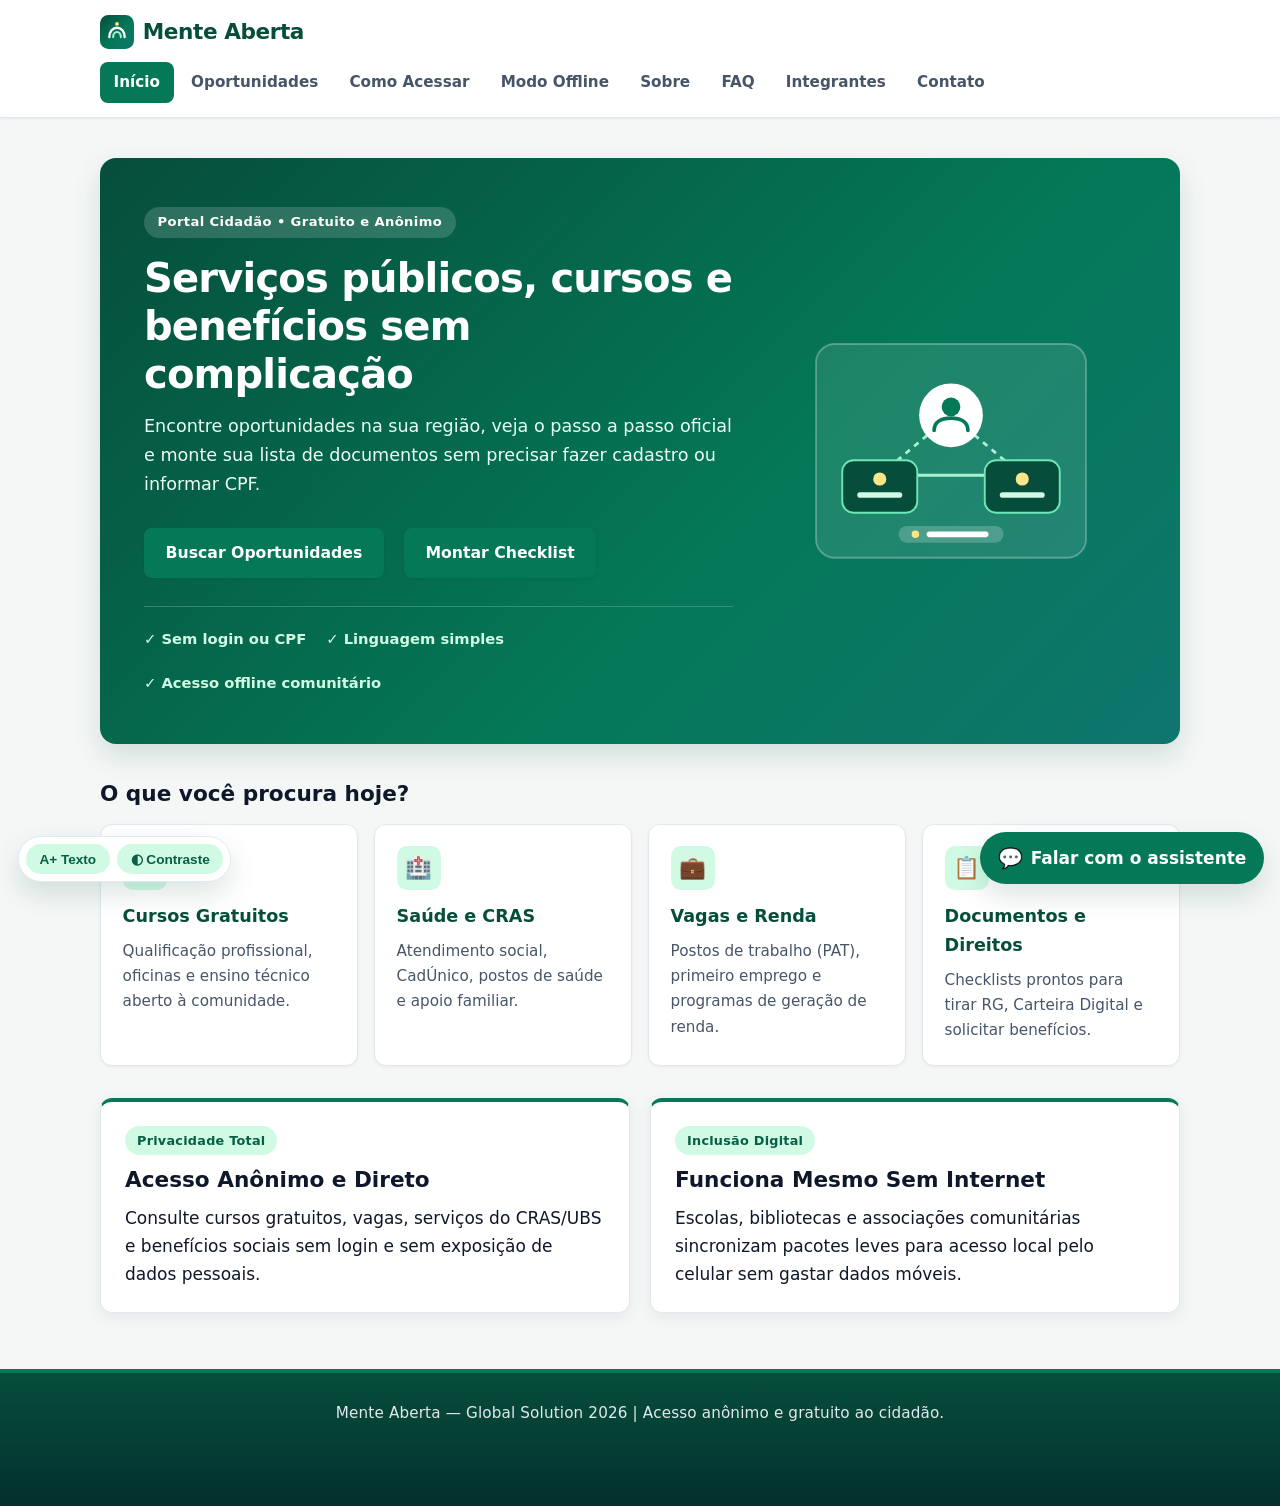
<file: index.html>
<!DOCTYPE html>
<html lang="pt-BR">
<head>
  <meta charset="UTF-8">
  <meta name="viewport" content="width=device-width, initial-scale=1.0">
  <title>Mente Aberta | Guia de Serviços Públicos e Oportunidades</title>
  <link rel="icon" type="image/svg+xml" href="assets/img/logo.svg">
<link rel="stylesheet" href="css/style.css">
</head>
<body>
  <a href="#conteudo-principal" class="skip-link">Pular para o conteúdo principal</a>

  <header class="cabecalho">
    <div class="container cabecalho-conteudo">
      <a href="index.html" class="logo"><img src="assets/img/logo.svg" alt="" class="logo-icone"><span>Mente Aberta</span></a>
      <button type="button" id="btn-menu" class="btn-menu" aria-expanded="false" aria-controls="menu-principal">
        Menu
      </button>
      <nav id="menu-principal" class="menu-principal" aria-label="Navegação principal">
        <ul class="menu-lista">
          <li><a href="index.html" aria-current="page">Início</a></li>
          <li><a href="oportunidades.html">Oportunidades</a></li>
          <li><a href="como-acessar.html">Como Acessar</a></li>
          <li><a href="modo-offline.html">Modo Offline</a></li>
          <li><a href="sobre.html">Sobre</a></li>
          <li><a href="faq.html">FAQ</a></li>
          <li><a href="integrantes.html">Integrantes</a></li>
          <li><a href="contato.html">Contato</a></li>
        </ul>
      </nav>
    </div>
  </header>

  <main id="conteudo-principal" class="container">
    <section class="hero">
      <div class="hero-texto">
        <span class="hero-selo">Portal Cidadão • Gratuito e Anônimo</span>
        <h1>Serviços públicos, cursos e benefícios sem complicação</h1>
        <p>Encontre oportunidades na sua região, veja o passo a passo oficial e monte sua lista de documentos sem precisar fazer cadastro ou informar CPF.</p>
        <div class="hero-acoes">
          <a href="oportunidades.html" class="btn btn-claro">Buscar Oportunidades</a>
          <a href="como-acessar.html" class="btn btn-contorno">Montar Checklist</a>
        </div>
        <div class="hero-destaques">
          <span>✓ Sem login ou CPF</span>
          <span>✓ Linguagem simples</span>
          <span>✓ Acesso offline comunitário</span>
        </div>
      </div>

      <div class="hero-ilustracao" aria-hidden="true">
        <svg viewBox="0 0 320 260" width="320" height="260" fill="none" xmlns="http://www.w3.org/2000/svg">
          <rect x="16" y="16" width="288" height="228" rx="20" fill="rgba(255,255,255,0.10)" stroke="rgba(255,255,255,0.28)" stroke-width="2"/>
          <path d="M84 156L160 92L236 156" stroke="#a7f3d0" stroke-width="3" stroke-dasharray="6 6"/>
          <path d="M84 156H236" stroke="#a7f3d0" stroke-width="3"/>
          <circle cx="160" cy="92" r="34" fill="#ffffff"/>
          <circle cx="160" cy="83" r="10" fill="#047857"/>
          <path d="M142 108C142 99 150 95 160 95C170 95 178 99 178 108" stroke="#047857" stroke-width="4" stroke-linecap="round"/>
          <rect x="44" y="140" width="80" height="56" rx="12" fill="#064e3b" stroke="#6ee7b7" stroke-width="2"/>
          <circle cx="84" cy="160" r="7" fill="#fde68a"/>
          <rect x="60" y="174" width="48" height="6" rx="3" fill="#d1fae5"/>
          <rect x="196" y="140" width="80" height="56" rx="12" fill="#064e3b" stroke="#6ee7b7" stroke-width="2"/>
          <circle cx="236" cy="160" r="7" fill="#fde68a"/>
          <rect x="212" y="174" width="48" height="6" rx="3" fill="#d1fae5"/>
          <rect x="104" y="210" width="112" height="18" rx="9" fill="rgba(255,255,255,0.2)"/>
          <circle cx="122" cy="219" r="4" fill="#fde68a"/>
          <rect x="134" y="216" width="66" height="6" rx="3" fill="#ffffff"/>
        </svg>
      </div>
    </section>

    <section class="secao-home">
      <h2>O que você procura hoje?</h2>
      <div class="grade-categorias">
        <a href="oportunidades.html?categoria=cursos" class="card-categoria">
          <div class="icone-box" aria-hidden="true">🎓</div>
          <h3>Cursos Gratuitos</h3>
          <p>Qualificação profissional, oficinas e ensino técnico aberto à comunidade.</p>
        </a>

        <a href="oportunidades.html?categoria=servicos" class="card-categoria">
          <div class="icone-box" aria-hidden="true">🏥</div>
          <h3>Saúde e CRAS</h3>
          <p>Atendimento social, CadÚnico, postos de saúde e apoio familiar.</p>
        </a>

        <a href="oportunidades.html?categoria=vagas" class="card-categoria">
          <div class="icone-box" aria-hidden="true">💼</div>
          <h3>Vagas e Renda</h3>
          <p>Postos de trabalho (PAT), primeiro emprego e programas de geração de renda.</p>
        </a>

        <a href="como-acessar.html" class="card-categoria">
          <div class="icone-box" aria-hidden="true">📋</div>
          <h3>Documentos e Direitos</h3>
          <p>Checklists prontos para tirar RG, Carteira Digital e solicitar benefícios.</p>
        </a>
      </div>
    </section>

    <section class="grade-cards">
      <article class="card">
        <span class="tag">Privacidade Total</span>
        <h2>Acesso Anônimo e Direto</h2>
        <p>Consulte cursos gratuitos, vagas, serviços do CRAS/UBS e benefícios sociais sem login e sem exposição de dados pessoais.</p>
      </article>

      <article class="card">
        <span class="tag">Inclusão Digital</span>
        <h2>Funciona Mesmo Sem Internet</h2>
        <p>Escolas, bibliotecas e associações comunitárias sincronizam pacotes leves para acesso local pelo celular sem gastar dados móveis.</p>
      </article>
    </section>
  </main>

  <footer class="rodape">
    <div class="container">
      <p>Mente Aberta — Global Solution 2026 | Acesso anônimo e gratuito ao cidadão.</p>
    </div>
  </footer>

  <script src="js/main.js"></script>
  <script src="js/chatbot.js"></script>
</body>
</html>
</file>
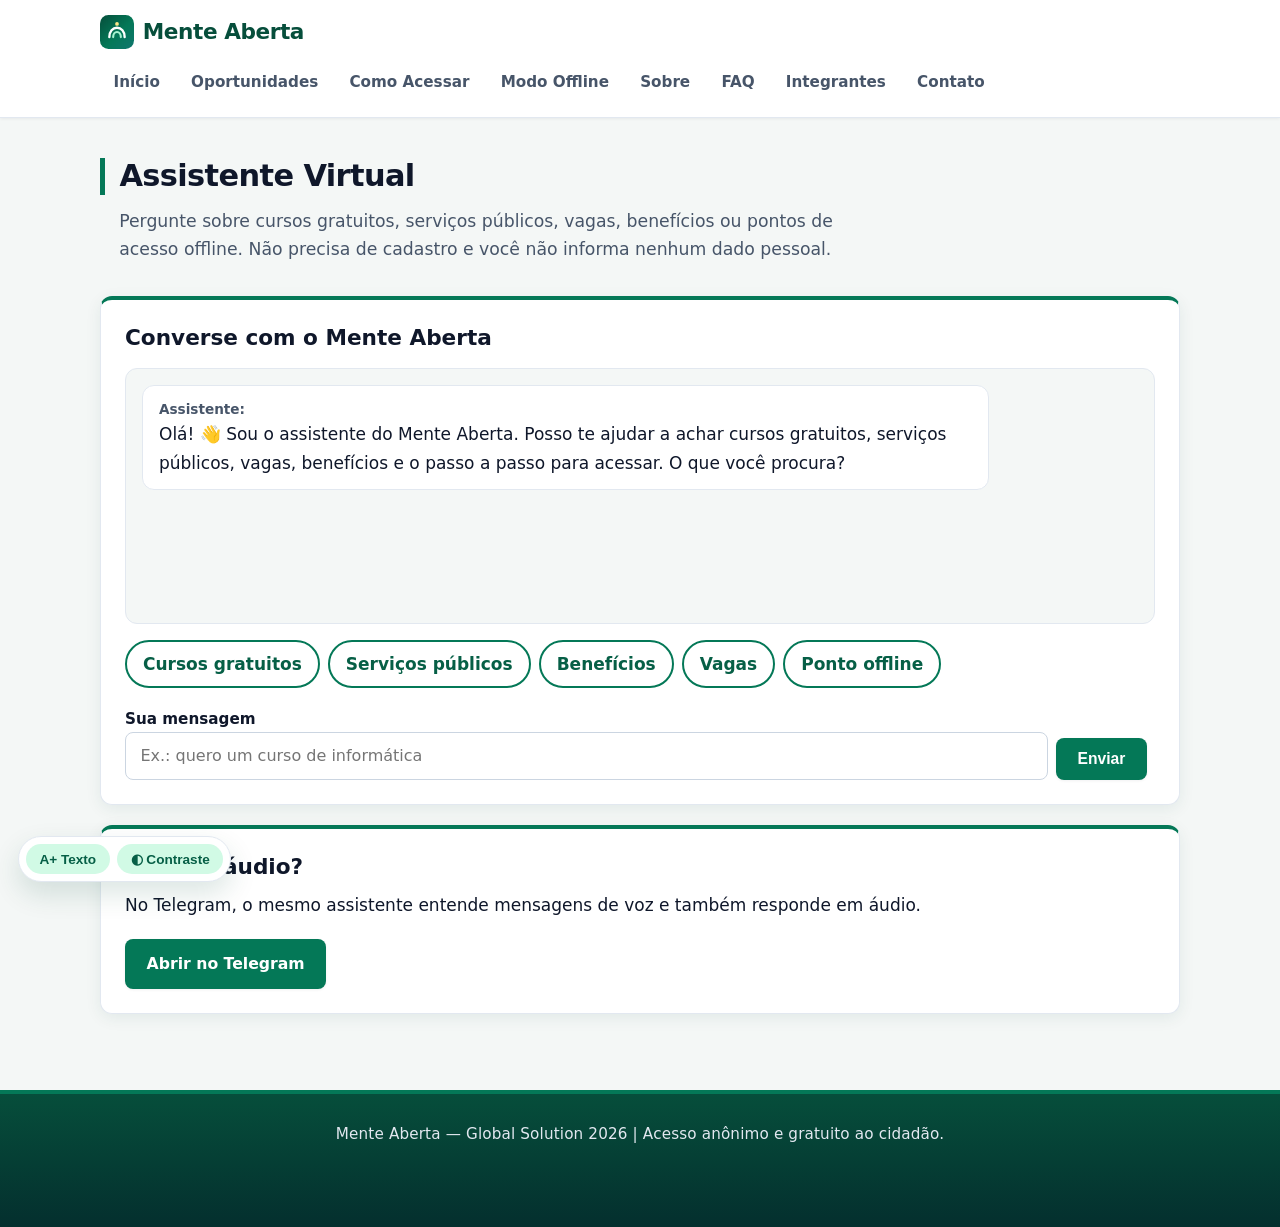
<file: chat.html>
<!DOCTYPE html>
<html lang="pt-BR">
<head>
  <meta charset="UTF-8">
  <meta name="viewport" content="width=device-width, initial-scale=1.0">
  <title>Assistente Virtual | Mente Aberta</title>
  <link rel="icon" type="image/svg+xml" href="assets/img/logo.svg">
  <link rel="stylesheet" href="css/style.css">
</head>
<body>
  <a href="#conteudo-principal" class="skip-link">Pular para o conteúdo principal</a>

  <header class="cabecalho">
    <div class="container cabecalho-conteudo">
      <a href="index.html" class="logo"><img src="assets/img/logo.svg" alt="" class="logo-icone"><span>Mente Aberta</span></a>
      <button type="button" id="btn-menu" class="btn-menu" aria-expanded="false" aria-controls="menu-principal">
        Menu
      </button>
      <nav id="menu-principal" class="menu-principal" aria-label="Navegação principal">
        <ul class="menu-lista">
          <li><a href="index.html">Início</a></li>
          <li><a href="oportunidades.html">Oportunidades</a></li>
          <li><a href="como-acessar.html">Como Acessar</a></li>
          <li><a href="modo-offline.html">Modo Offline</a></li>
          <li><a href="sobre.html">Sobre</a></li>
          <li><a href="faq.html">FAQ</a></li>
          <li><a href="integrantes.html">Integrantes</a></li>
          <li><a href="contato.html">Contato</a></li>
        </ul>
      </nav>
    </div>
  </header>

  <main id="conteudo-principal" class="container">
    <h1>Assistente Virtual</h1>
    <p>Pergunte sobre cursos gratuitos, serviços públicos, vagas, benefícios ou pontos de acesso offline. Não precisa de cadastro e você não informa nenhum dado pessoal.</p>

    <section class="card chat" aria-labelledby="chat-titulo">
      <h2 id="chat-titulo" class="chat-titulo">Converse com o Mente Aberta</h2>

      <ol id="chat-mensagens" class="chat-mensagens" role="log" aria-live="polite" aria-label="Conversa com o assistente">
        <li class="chat-msg chat-msg-bot"><span class="chat-autor">Assistente:</span><span class="chat-texto">Olá! 👋 Sou o assistente do Mente Aberta. Posso te ajudar a achar cursos gratuitos, serviços públicos, vagas, benefícios e o passo a passo para acessar. O que você procura?</span></li>
      </ol>

      <p id="chat-digitando" class="chat-digitando" hidden>O assistente está escrevendo...</p>

      <div class="chat-sugestoes" aria-label="Sugestões de perguntas">
        <button type="button" class="chat-sugestao" data-texto="Quero fazer um curso gratuito">Cursos gratuitos</button>
        <button type="button" class="chat-sugestao" data-texto="Onde fica o posto de saúde?">Serviços públicos</button>
        <button type="button" class="chat-sugestao" data-texto="Quais benefícios eu posso receber?">Benefícios</button>
        <button type="button" class="chat-sugestao" data-texto="Estou procurando emprego">Vagas</button>
        <button type="button" class="chat-sugestao" data-texto="Onde tem ponto de acesso offline?">Ponto offline</button>
      </div>

      <form id="chat-form" class="chat-form" novalidate>
        <label for="chat-campo">Sua mensagem</label>
        <div class="chat-entrada">
          <input type="text" id="chat-campo" name="mensagem" maxlength="1000" autocomplete="off" placeholder="Ex.: quero um curso de informática">
          <button type="submit" id="chat-enviar" class="btn">Enviar</button>
        </div>
        <p id="chat-erro" class="chat-erro" role="alert" hidden></p>
      </form>
    </section>

    <section class="card">
      <h2>Prefere áudio?</h2>
      <p>No Telegram, o mesmo assistente entende mensagens de voz e também responde em áudio.</p>
      <p><a href="https://t.me/citecfiap_bot" class="btn" target="_blank" rel="noopener">Abrir no Telegram</a></p>
    </section>
  </main>

  <footer class="rodape">
    <div class="container">
      <p>Mente Aberta — Global Solution 2026 | Acesso anônimo e gratuito ao cidadão.</p>
    </div>
  </footer>

  <script src="js/main.js"></script>
  <script src="js/webchat.js"></script>
</body>
</html>
</file>
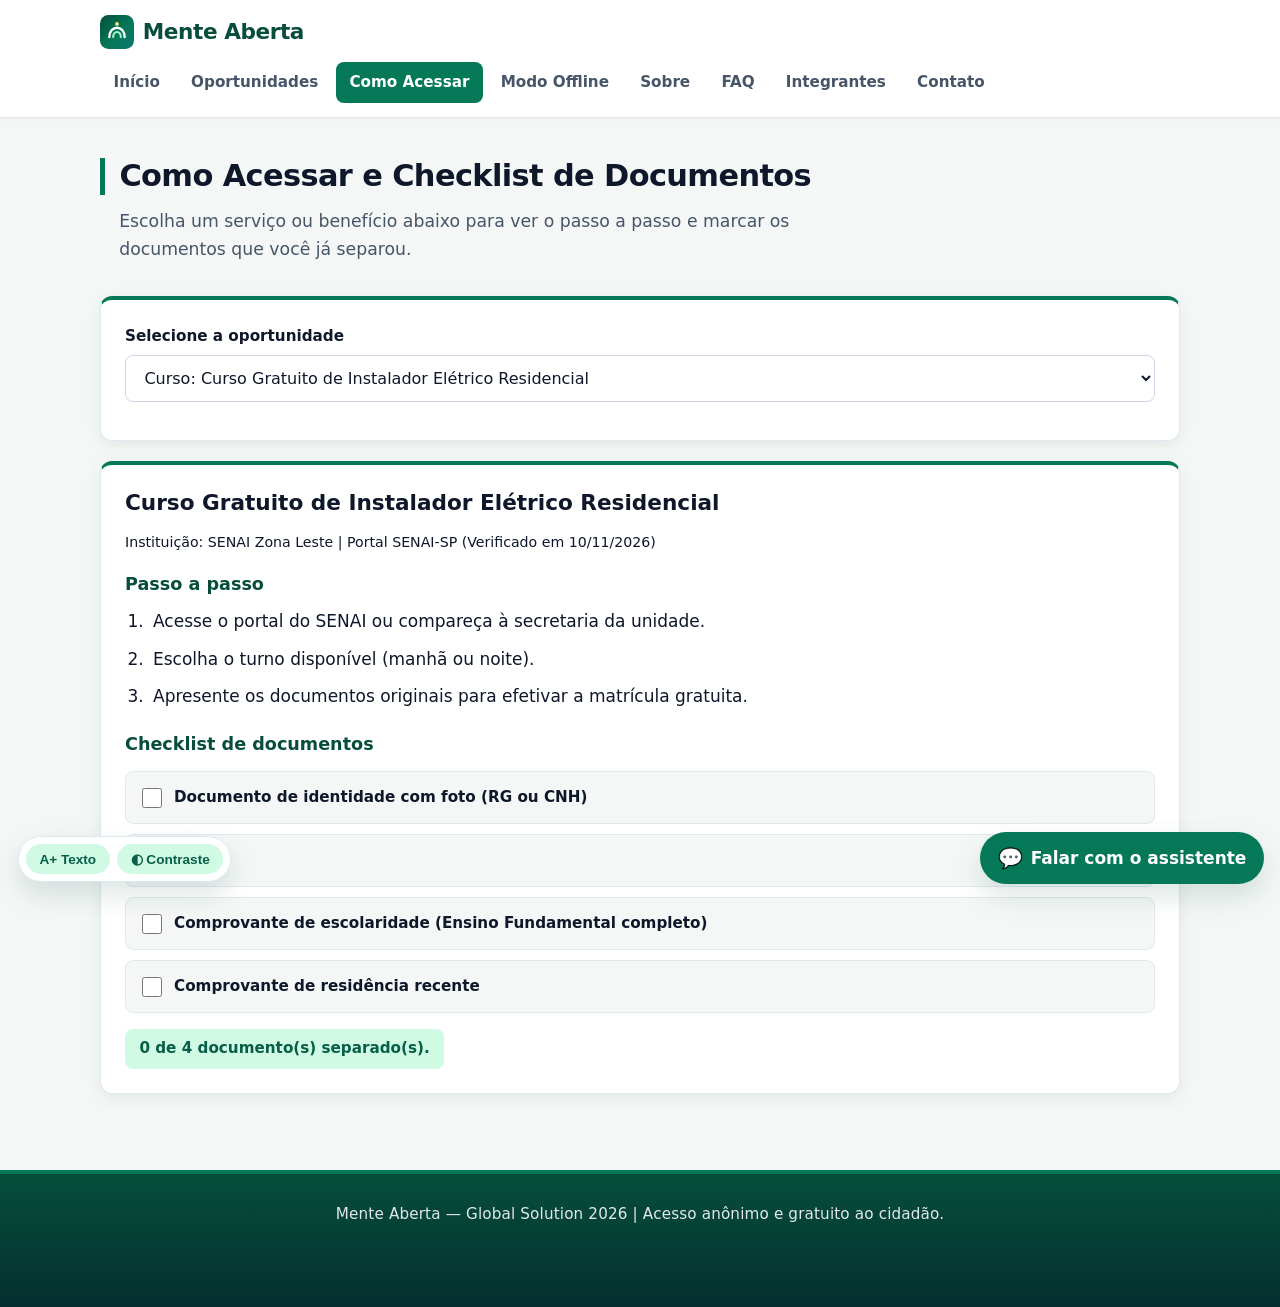
<file: como-acessar.html>
<!DOCTYPE html>
<html lang="pt-BR">
<head>
  <meta charset="UTF-8">
  <meta name="viewport" content="width=device-width, initial-scale=1.0">
  <title>Como Acessar e Checklist | Mente Aberta</title>
  <link rel="icon" type="image/svg+xml" href="assets/img/logo.svg">
<link rel="stylesheet" href="css/style.css">
</head>
<body>
  <a href="#conteudo-principal" class="skip-link">Pular para o conteúdo principal</a>

  <header class="cabecalho">
    <div class="container cabecalho-conteudo">
      <a href="index.html" class="logo"><img src="assets/img/logo.svg" alt="" class="logo-icone"><span>Mente Aberta</span></a>
      <button type="button" id="btn-menu" class="btn-menu" aria-expanded="false" aria-controls="menu-principal">
        Menu
      </button>
      <nav id="menu-principal" class="menu-principal" aria-label="Navegação principal">
        <ul class="menu-lista">
          <li><a href="index.html">Início</a></li>
          <li><a href="oportunidades.html">Oportunidades</a></li>
          <li><a href="como-acessar.html" aria-current="page">Como Acessar</a></li>
          <li><a href="modo-offline.html">Modo Offline</a></li>
          <li><a href="sobre.html">Sobre</a></li>
          <li><a href="faq.html">FAQ</a></li>
          <li><a href="integrantes.html">Integrantes</a></li>
          <li><a href="contato.html">Contato</a></li>
        </ul>
      </nav>
    </div>
  </header>

  <main id="conteudo-principal" class="container">
    <h1>Como Acessar e Checklist de Documentos</h1>
    <p>Escolha um serviço ou benefício abaixo para ver o passo a passo e marcar os documentos que você já separou.</p>

    <section class="card">
      <div class="campo-form">
        <label for="select-oportunidade">Selecione a oportunidade</label>
        <select id="select-oportunidade"></select>
      </div>
    </section>

    <section id="detalhes-acesso" class="card">
      <h2 id="titulo-selecionado"></h2>
      <p><small id="info-fonte"></small></p>

      <h3>Passo a passo</h3>
      <ol id="lista-passos" class="lista-passos"></ol>

      <h3>Checklist de documentos</h3>
      <ul id="lista-documentos" class="lista-checklist"></ul>
      <p id="progresso-checklist" class="progresso-texto" aria-live="polite"></p>
    </section>
  </main>

  <footer class="rodape">
    <div class="container">
      <p>Mente Aberta — Global Solution 2026 | Acesso anônimo e gratuito ao cidadão.</p>
    </div>
  </footer>

  <script src="js/dados.js"></script>
  <script src="js/main.js"></script>
  <script src="js/chatbot.js"></script>
  <script src="js/checklist.js"></script>
</body>
</html>
</file>
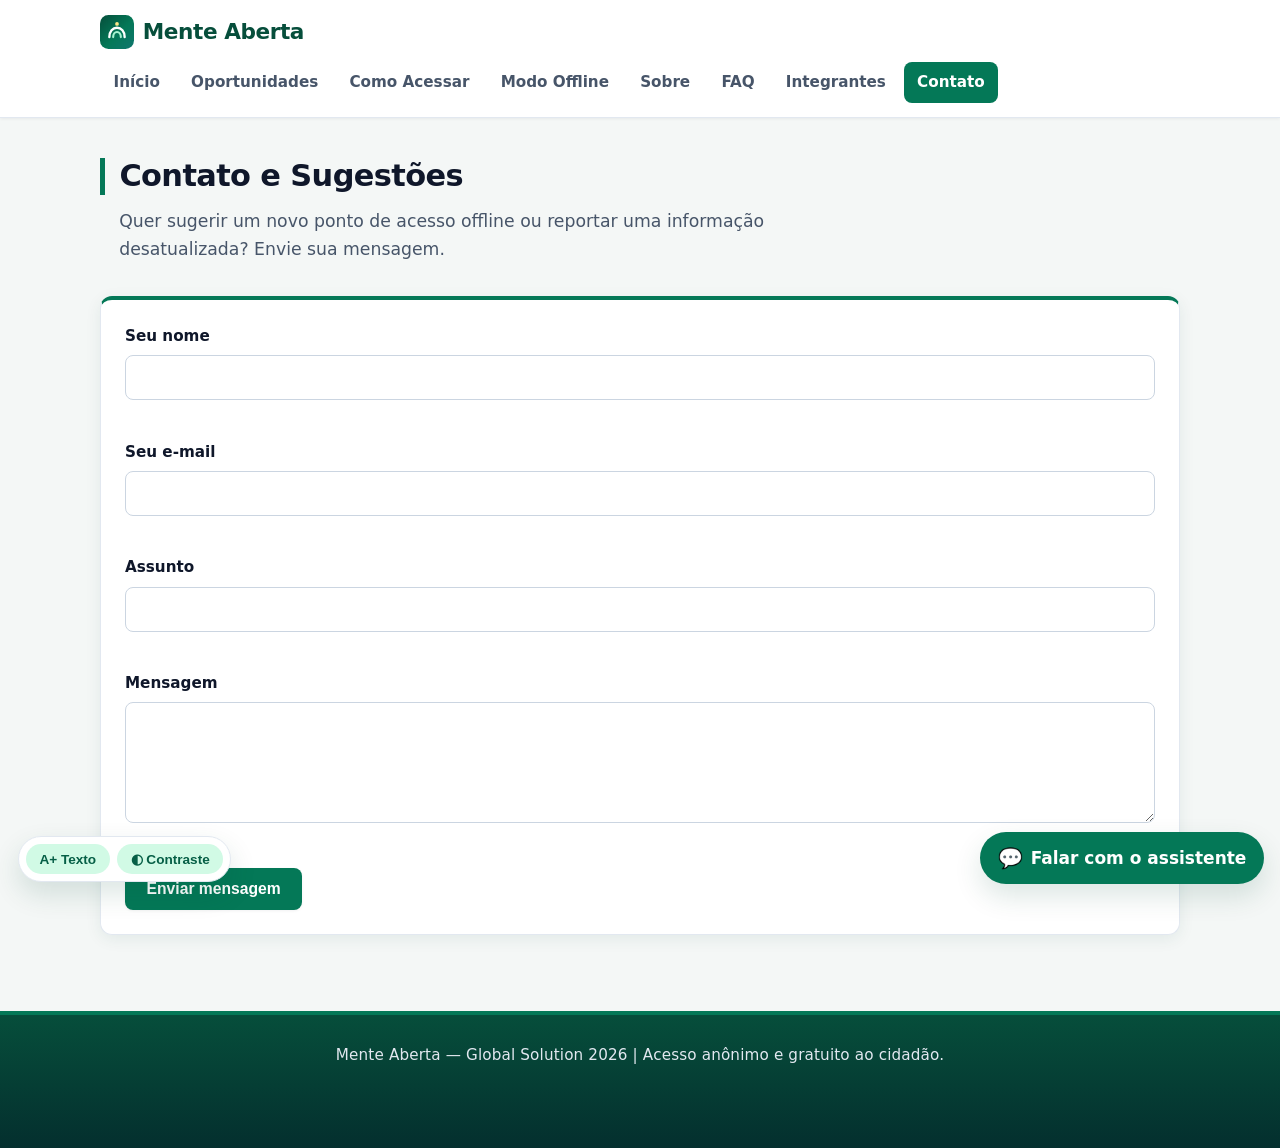
<file: contato.html>
<!DOCTYPE html>
<html lang="pt-BR">
<head>
  <meta charset="UTF-8">
  <meta name="viewport" content="width=device-width, initial-scale=1.0">
  <title>Contato | Mente Aberta</title>
  <link rel="icon" type="image/svg+xml" href="assets/img/logo.svg">
<link rel="stylesheet" href="css/style.css">
</head>
<body>
  <a href="#conteudo-principal" class="skip-link">Pular para o conteúdo principal</a>

  <header class="cabecalho">
    <div class="container cabecalho-conteudo">
      <a href="index.html" class="logo"><img src="assets/img/logo.svg" alt="" class="logo-icone"><span>Mente Aberta</span></a>
      <button type="button" id="btn-menu" class="btn-menu" aria-expanded="false" aria-controls="menu-principal">
        Menu
      </button>
      <nav id="menu-principal" class="menu-principal" aria-label="Navegação principal">
        <ul class="menu-lista">
          <li><a href="index.html">Início</a></li>
          <li><a href="oportunidades.html">Oportunidades</a></li>
          <li><a href="como-acessar.html">Como Acessar</a></li>
          <li><a href="modo-offline.html">Modo Offline</a></li>
          <li><a href="sobre.html">Sobre</a></li>
          <li><a href="faq.html">FAQ</a></li>
          <li><a href="integrantes.html">Integrantes</a></li>
          <li><a href="contato.html" aria-current="page">Contato</a></li>
        </ul>
      </nav>
    </div>
  </header>

  <main id="conteudo-principal" class="container">
    <h1>Contato e Sugestões</h1>
    <p>Quer sugerir um novo ponto de acesso offline ou reportar uma informação desatualizada? Envie sua mensagem.</p>

    <section class="card">
      <form id="form-contato" novalidate>
        <div class="campo-form">
          <label for="nome">Seu nome</label>
          <input type="text" id="nome" name="nome" required>
          <span id="erro-nome" class="msg-erro" aria-live="polite"></span>
        </div>

        <div class="campo-form">
          <label for="email">Seu e-mail</label>
          <input type="email" id="email" name="email" required>
          <span id="erro-email" class="msg-erro" aria-live="polite"></span>
        </div>

        <div class="campo-form">
          <label for="assunto">Assunto</label>
          <input type="text" id="assunto" name="assunto" required>
          <span id="erro-assunto" class="msg-erro" aria-live="polite"></span>
        </div>

        <div class="campo-form">
          <label for="mensagem">Mensagem</label>
          <textarea id="mensagem" name="mensagem" rows="5" required></textarea>
          <span id="erro-mensagem" class="msg-erro" aria-live="polite"></span>
        </div>

        <button type="submit" class="btn">Enviar mensagem</button>
        <div id="feedback-contato" class="alerta-sucesso oculto" role="status" aria-live="polite"></div>
      </form>
    </section>
  </main>

  <footer class="rodape">
    <div class="container">
      <p>Mente Aberta — Global Solution 2026 | Acesso anônimo e gratuito ao cidadão.</p>
    </div>
  </footer>

  <script src="js/main.js"></script>
  <script src="js/chatbot.js"></script>
  <script src="js/contato.js"></script>
</body>
</html>
</file>
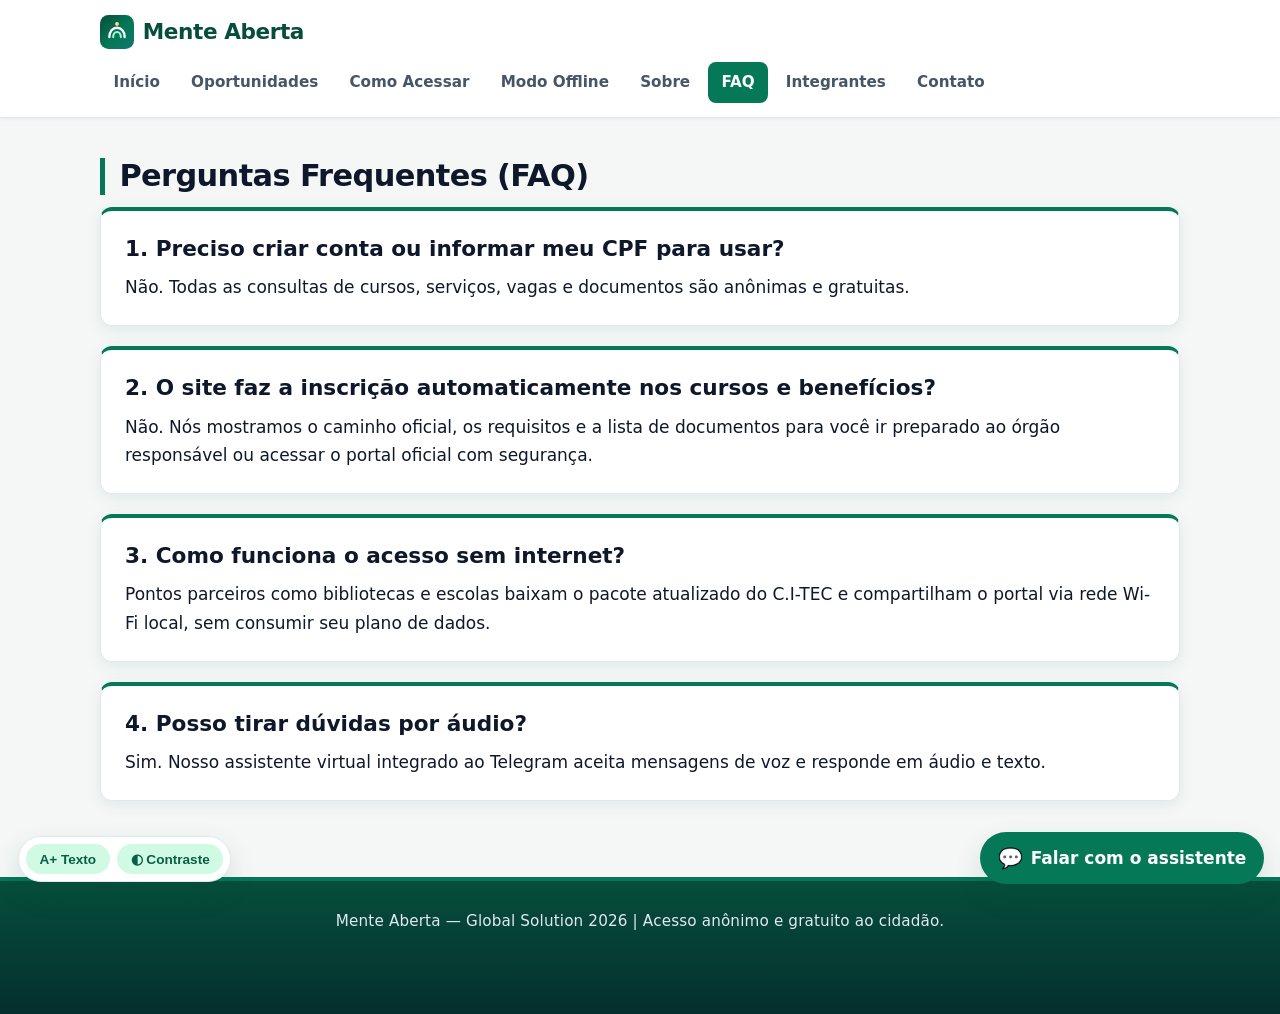
<file: faq.html>
<!DOCTYPE html>
<html lang="pt-BR">
<head>
  <meta charset="UTF-8">
  <meta name="viewport" content="width=device-width, initial-scale=1.0">
  <title>Perguntas Frequentes | Mente Aberta</title>
  <link rel="icon" type="image/svg+xml" href="assets/img/logo.svg">
<link rel="stylesheet" href="css/style.css">
</head>
<body>
  <a href="#conteudo-principal" class="skip-link">Pular para o conteúdo principal</a>

  <header class="cabecalho">
    <div class="container cabecalho-conteudo">
      <a href="index.html" class="logo"><img src="assets/img/logo.svg" alt="" class="logo-icone"><span>Mente Aberta</span></a>
      <button type="button" id="btn-menu" class="btn-menu" aria-expanded="false" aria-controls="menu-principal">
        Menu
      </button>
      <nav id="menu-principal" class="menu-principal" aria-label="Navegação principal">
        <ul class="menu-lista">
          <li><a href="index.html">Início</a></li>
          <li><a href="oportunidades.html">Oportunidades</a></li>
          <li><a href="como-acessar.html">Como Acessar</a></li>
          <li><a href="modo-offline.html">Modo Offline</a></li>
          <li><a href="sobre.html">Sobre</a></li>
          <li><a href="faq.html" aria-current="page">FAQ</a></li>
          <li><a href="integrantes.html">Integrantes</a></li>
          <li><a href="contato.html">Contato</a></li>
        </ul>
      </nav>
    </div>
  </header>

  <main id="conteudo-principal" class="container">
    <h1>Perguntas Frequentes (FAQ)</h1>

    <article class="card">
      <h2>1. Preciso criar conta ou informar meu CPF para usar?</h2>
      <p>Não. Todas as consultas de cursos, serviços, vagas e documentos são anônimas e gratuitas.</p>
    </article>

    <article class="card">
      <h2>2. O site faz a inscrição automaticamente nos cursos e benefícios?</h2>
      <p>Não. Nós mostramos o caminho oficial, os requisitos e a lista de documentos para você ir preparado ao órgão responsável ou acessar o portal oficial com segurança.</p>
    </article>

    <article class="card">
      <h2>3. Como funciona o acesso sem internet?</h2>
      <p>Pontos parceiros como bibliotecas e escolas baixam o pacote atualizado do C.I-TEC e compartilham o portal via rede Wi-Fi local, sem consumir seu plano de dados.</p>
    </article>

    <article class="card">
      <h2>4. Posso tirar dúvidas por áudio?</h2>
      <p>Sim. Nosso assistente virtual integrado ao Telegram aceita mensagens de voz e responde em áudio e texto.</p>
    </article>
  </main>

  <footer class="rodape">
    <div class="container">
      <p>Mente Aberta — Global Solution 2026 | Acesso anônimo e gratuito ao cidadão.</p>
    </div>
  </footer>

  <script src="js/main.js"></script>
  <script src="js/chatbot.js"></script>
</body>
</html>
</file>
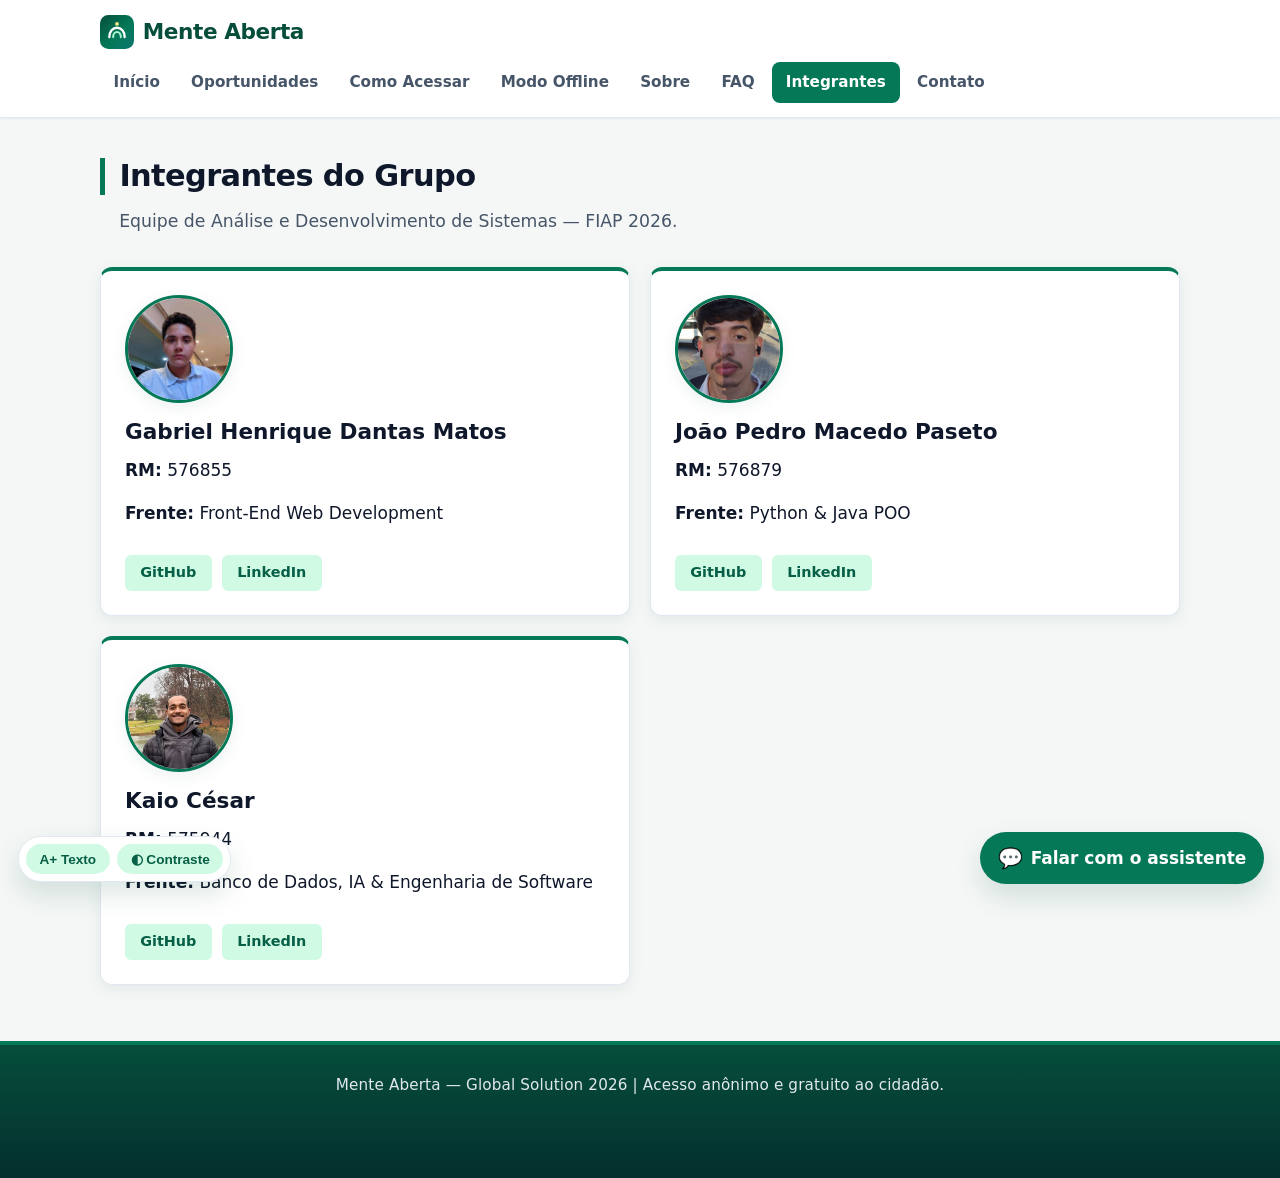
<file: integrantes.html>
<!DOCTYPE html>
<html lang="pt-BR">
<head>
  <meta charset="UTF-8">
  <meta name="viewport" content="width=device-width, initial-scale=1.0">
  <title>Integrantes | Mente Aberta</title>
  <link rel="icon" type="image/svg+xml" href="assets/img/logo.svg">
<link rel="stylesheet" href="css/style.css">
</head>
<body>
  <a href="#conteudo-principal" class="skip-link">Pular para o conteúdo principal</a>

  <header class="cabecalho">
    <div class="container cabecalho-conteudo">
      <a href="index.html" class="logo"><img src="assets/img/logo.svg" alt="" class="logo-icone"><span>Mente Aberta</span></a>
      <button type="button" id="btn-menu" class="btn-menu" aria-expanded="false" aria-controls="menu-principal">
        Menu
      </button>
      <nav id="menu-principal" class="menu-principal" aria-label="Navegação principal">
        <ul class="menu-lista">
          <li><a href="index.html">Início</a></li>
          <li><a href="oportunidades.html">Oportunidades</a></li>
          <li><a href="como-acessar.html">Como Acessar</a></li>
          <li><a href="modo-offline.html">Modo Offline</a></li>
          <li><a href="sobre.html">Sobre</a></li>
          <li><a href="faq.html">FAQ</a></li>
          <li><a href="integrantes.html" aria-current="page">Integrantes</a></li>
          <li><a href="contato.html">Contato</a></li>
        </ul>
      </nav>
    </div>
  </header>

  <main id="conteudo-principal" class="container">
    <h1>Integrantes do Grupo</h1>
    <p>Equipe de Análise e Desenvolvimento de Sistemas — FIAP 2026.</p>

    <section class="grade-cards">
      <article class="card">
        <img src="assets/img/gabriel.jpeg" alt="Foto de Gabriel Henrique Dantas Matos" class="foto-integrante">
        <h2>Gabriel Henrique Dantas Matos</h2>
        <p><strong>RM:</strong> 576855</p>
        <p><strong>Frente:</strong> Front-End Web Development</p>
        <div class="links-integrante">
          <a href="https://github.com/GabrielHenriqueDantas" target="_blank" rel="noopener noreferrer">GitHub</a>
          <a href="https://www.linkedin.com/in/gabriel-h-dantas/" target="_blank" rel="noopener noreferrer">LinkedIn</a>
        </div>
      </article>

       <article class="card">
        <img src="assets/img/joao.jpg" alt="Foto de João Paseto" class="foto-integrante">
        <h2>João Pedro Macedo Paseto </h2>
        <p><strong>RM:</strong> 576879</p>
        <p><strong>Frente:</strong> Python & Java POO</p>
        <div class="links-integrante">
          <a href="https://github.com/JoaoPaseto" target="_blank" rel="noopener noreferrer">GitHub</a>
          <a href="https://www.linkedin.com/in/joão-pedro-macedo-paseto-09150729b" target="_blank" rel="noopener noreferrer">LinkedIn</a>
        </div>
      </article>

      <article class="card">
        <img src="assets/img/kaio.jpg" alt="Foto de Kaio César" class="foto-integrante">
        <h2>Kaio César</h2>
        <p><strong>RM:</strong> 575944</p>
        <p><strong>Frente:</strong> Banco de Dados, IA & Engenharia de Software</p>
        <div class="links-integrante">
          <a href="https://github.com/okaioccesar" target="_blank" rel="noopener noreferrer">GitHub</a>
          <a href="https://www.linkedin.com/in/okaioccesar/" target="_blank" rel="noopener noreferrer">LinkedIn</a>
        </div>
      </article>
    </section>
  </main>

  <footer class="rodape">
    <div class="container">
      <p>Mente Aberta — Global Solution 2026 | Acesso anônimo e gratuito ao cidadão.</p>
    </div>
  </footer>

  <script src="js/main.js"></script>
  <script src="js/chatbot.js"></script>
</body>
</html>
</file>
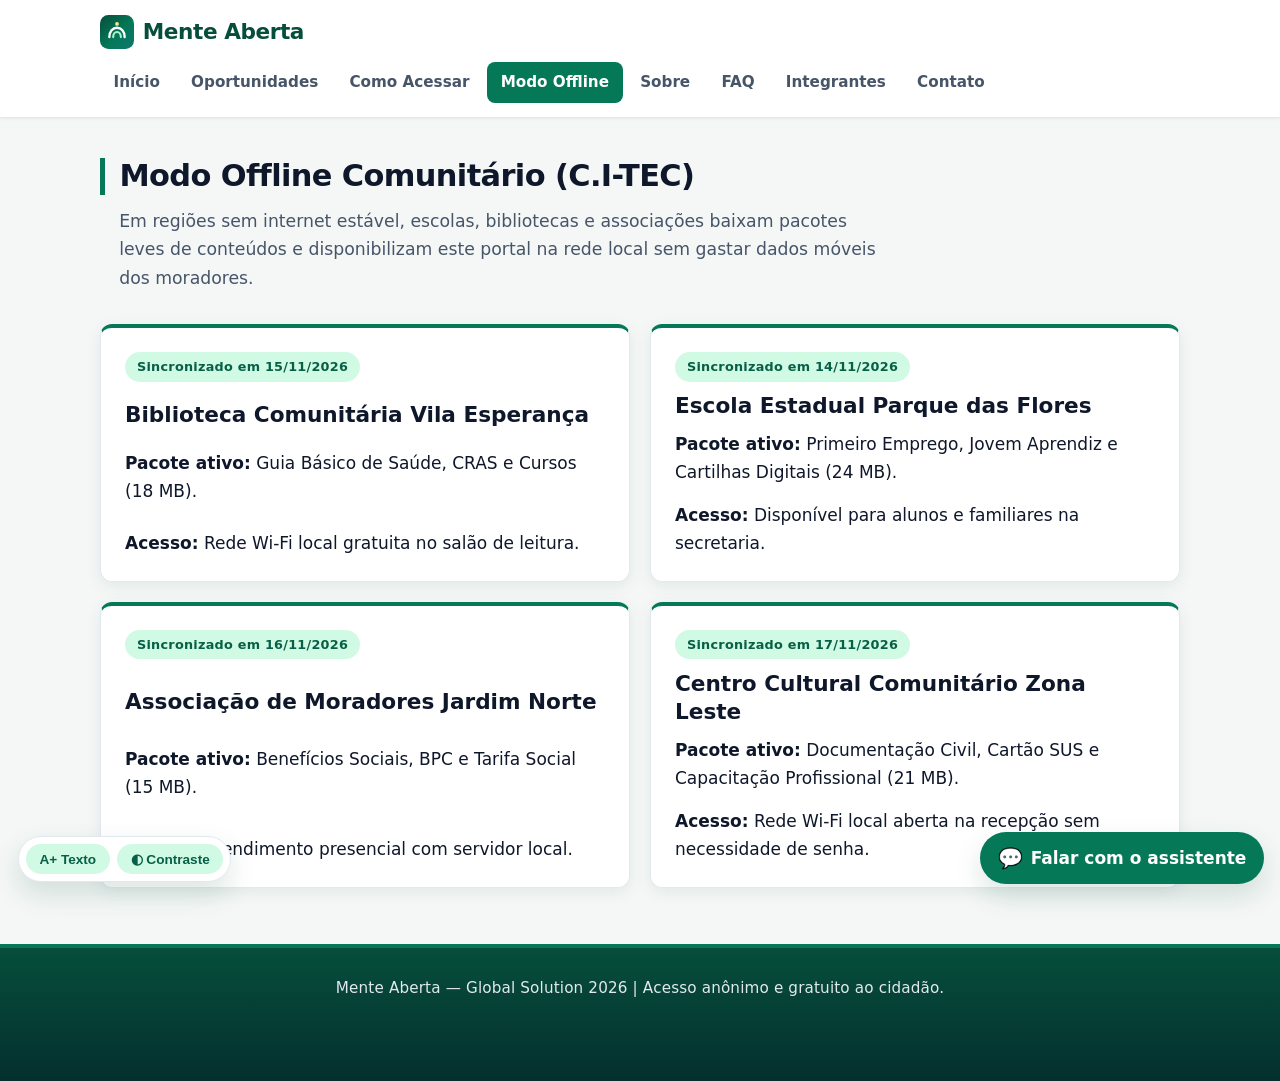
<file: modo-offline.html>
<!DOCTYPE html>
<html lang="pt-BR">
<head>
  <meta charset="UTF-8">
  <meta name="viewport" content="width=device-width, initial-scale=1.0">
  <title>Modo Offline (C.I-TEC) | Mente Aberta</title>
  <link rel="icon" type="image/svg+xml" href="assets/img/logo.svg">
<link rel="stylesheet" href="css/style.css">
</head>
<body>
  <a href="#conteudo-principal" class="skip-link">Pular para o conteúdo principal</a>

  <header class="cabecalho">
    <div class="container cabecalho-conteudo">
      <a href="index.html" class="logo"><img src="assets/img/logo.svg" alt="" class="logo-icone"><span>Mente Aberta</span></a>
      <button type="button" id="btn-menu" class="btn-menu" aria-expanded="false" aria-controls="menu-principal">
        Menu
      </button>
      <nav id="menu-principal" class="menu-principal" aria-label="Navegação principal">
        <ul class="menu-lista">
          <li><a href="index.html">Início</a></li>
          <li><a href="oportunidades.html">Oportunidades</a></li>
          <li><a href="como-acessar.html">Como Acessar</a></li>
          <li><a href="modo-offline.html" aria-current="page">Modo Offline</a></li>
          <li><a href="sobre.html">Sobre</a></li>
          <li><a href="faq.html">FAQ</a></li>
          <li><a href="integrantes.html">Integrantes</a></li>
          <li><a href="contato.html">Contato</a></li>
        </ul>
      </nav>
    </div>
  </header>

  <main id="conteudo-principal" class="container">
    <h1>Modo Offline Comunitário (C.I-TEC)</h1>
    <p>Em regiões sem internet estável, escolas, bibliotecas e associações baixam pacotes leves de conteúdos e disponibilizam este portal na rede local sem gastar dados móveis dos moradores.</p>

    <section class="grade-cards">
      <article class="card">
        <span class="tag">Sincronizado em 15/11/2026</span>
        <h2>Biblioteca Comunitária Vila Esperança</h2>
        <p><strong>Pacote ativo:</strong> Guia Básico de Saúde, CRAS e Cursos (18 MB).</p>
        <p><strong>Acesso:</strong> Rede Wi-Fi local gratuita no salão de leitura.</p>
      </article>

      <article class="card">
        <span class="tag">Sincronizado em 14/11/2026</span>
        <h2>Escola Estadual Parque das Flores</h2>
        <p><strong>Pacote ativo:</strong> Primeiro Emprego, Jovem Aprendiz e Cartilhas Digitais (24 MB).</p>
        <p><strong>Acesso:</strong> Disponível para alunos e familiares na secretaria.</p>
      </article>

      <article class="card">
        <span class="tag">Sincronizado em 16/11/2026</span>
        <h2>Associação de Moradores Jardim Norte</h2>
        <p><strong>Pacote ativo:</strong> Benefícios Sociais, BPC e Tarifa Social (15 MB).</p>
        <p><strong>Acesso:</strong> Atendimento presencial com servidor local.</p>
      </article>

      <article class="card">
        <span class="tag">Sincronizado em 17/11/2026</span>
        <h2>Centro Cultural Comunitário Zona Leste</h2>
        <p><strong>Pacote ativo:</strong> Documentação Civil, Cartão SUS e Capacitação Profissional (21 MB).</p>
        <p><strong>Acesso:</strong> Rede Wi-Fi local aberta na recepção sem necessidade de senha.</p>
      </article>
    </section>
  </main>

  <footer class="rodape">
    <div class="container">
      <p>Mente Aberta — Global Solution 2026 | Acesso anônimo e gratuito ao cidadão.</p>
    </div>
  </footer>

  <script src="js/main.js"></script>
  <script src="js/chatbot.js"></script>
</body>
</html>
</file>
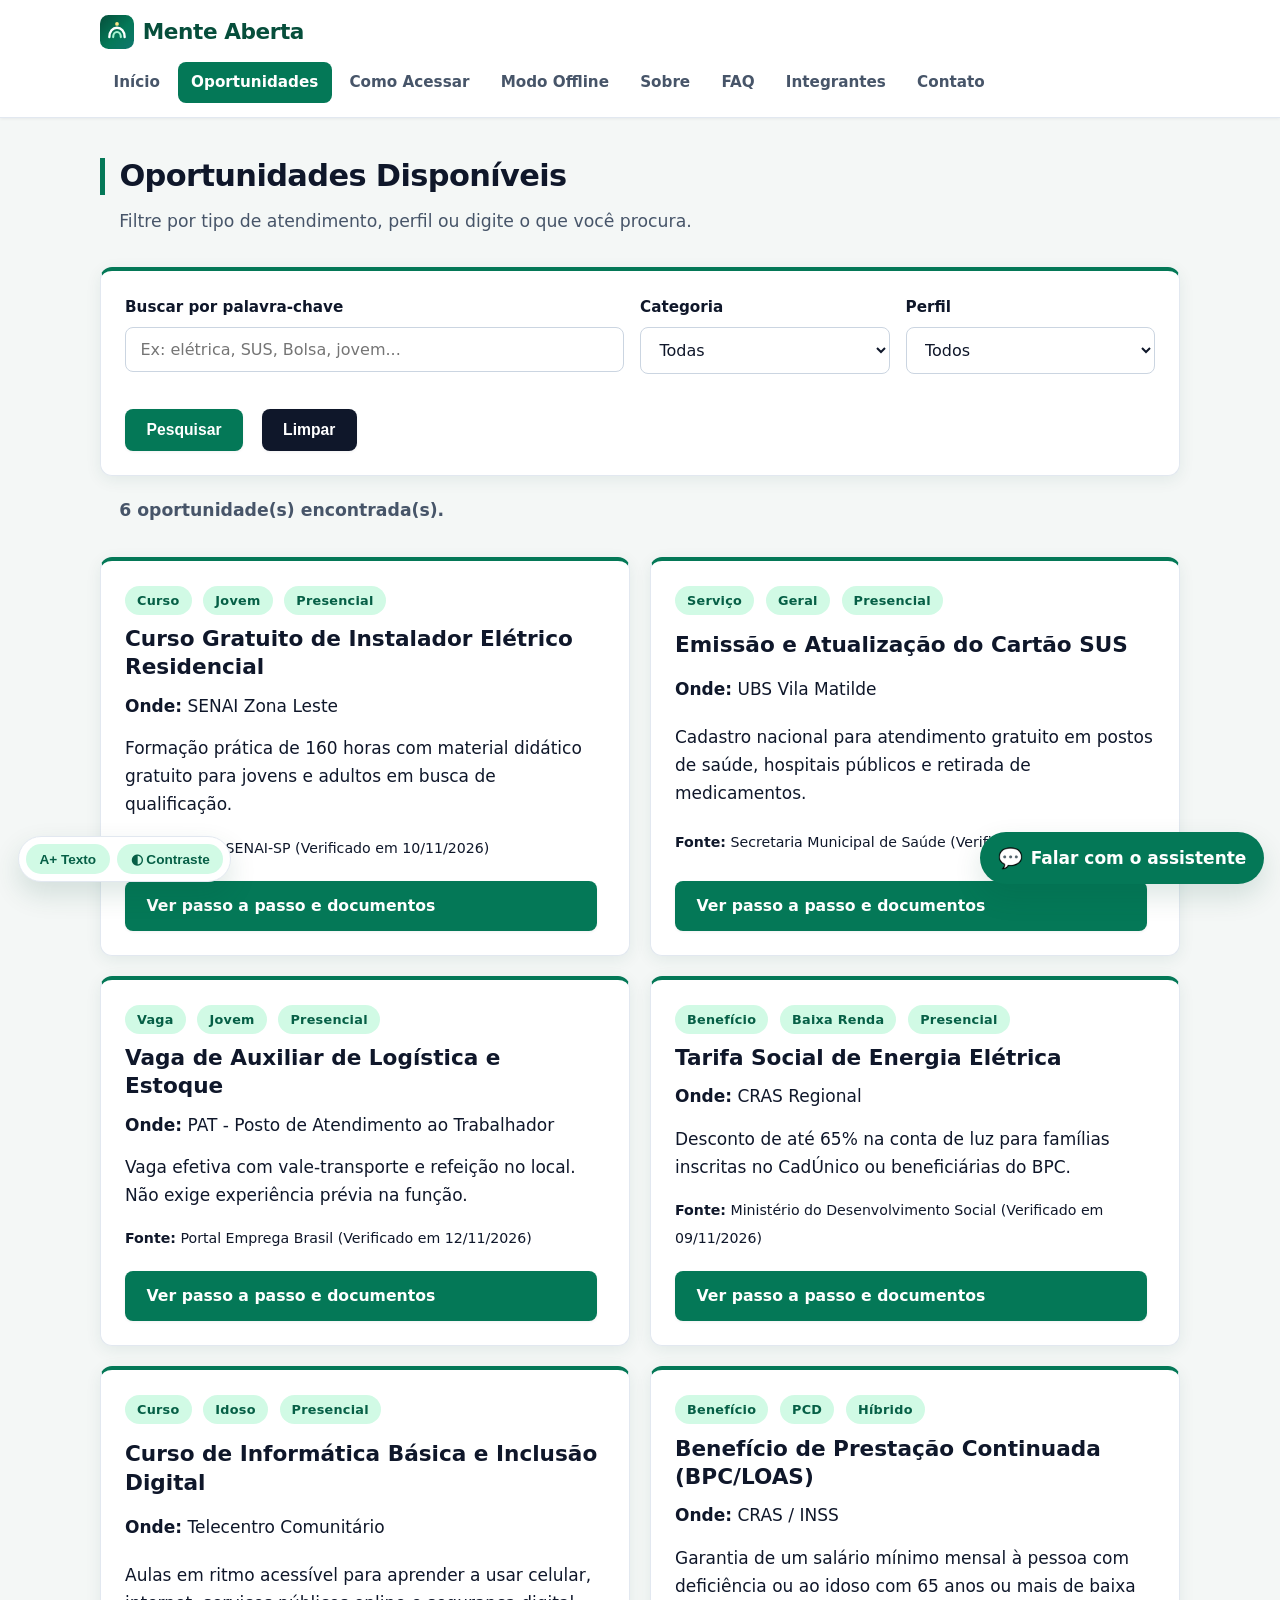
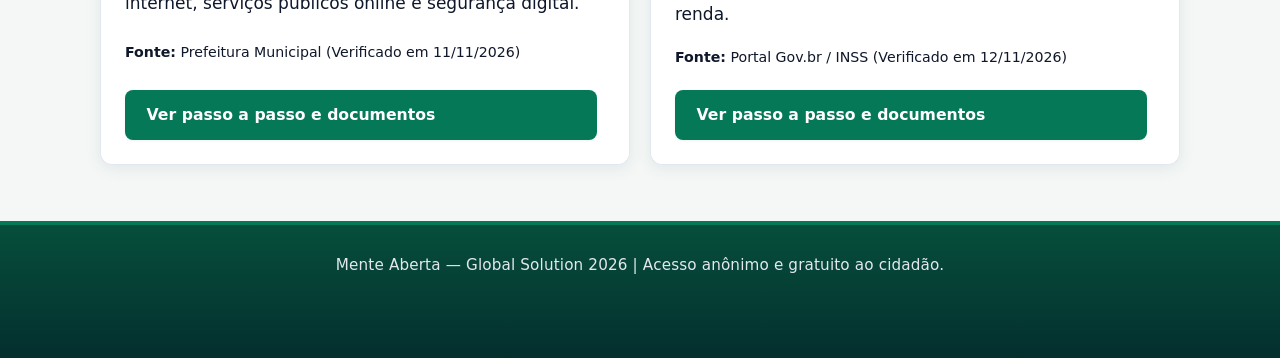
<file: oportunidades.html>
<!DOCTYPE html>
<html lang="pt-BR">
<head>
  <meta charset="UTF-8">
  <meta name="viewport" content="width=device-width, initial-scale=1.0">
  <title>Oportunidades | Mente Aberta</title>
  <link rel="icon" type="image/svg+xml" href="assets/img/logo.svg">
<link rel="stylesheet" href="css/style.css">
</head>
<body>
  <a href="#conteudo-principal" class="skip-link">Pular para o conteúdo principal</a>

  <header class="cabecalho">
    <div class="container cabecalho-conteudo">
      <a href="index.html" class="logo"><img src="assets/img/logo.svg" alt="" class="logo-icone"><span>Mente Aberta</span></a>
      <button type="button" id="btn-menu" class="btn-menu" aria-expanded="false" aria-controls="menu-principal">
        Menu
      </button>
      <nav id="menu-principal" class="menu-principal" aria-label="Navegação principal">
        <ul class="menu-lista">
          <li><a href="index.html">Início</a></li>
          <li><a href="oportunidades.html" aria-current="page">Oportunidades</a></li>
          <li><a href="como-acessar.html">Como Acessar</a></li>
          <li><a href="modo-offline.html">Modo Offline</a></li>
          <li><a href="sobre.html">Sobre</a></li>
          <li><a href="faq.html">FAQ</a></li>
          <li><a href="integrantes.html">Integrantes</a></li>
          <li><a href="contato.html">Contato</a></li>
        </ul>
      </nav>
    </div>
  </header>

  <main id="conteudo-principal" class="container">
    <h1>Oportunidades Disponíveis</h1>
    <p>Filtre por tipo de atendimento, perfil ou digite o que você procura.</p>

    <section class="card" aria-label="Filtros de busca">
      <form id="form-busca" class="grupo-filtros">
        <div class="campo-form">
          <label for="campo-busca">Buscar por palavra-chave</label>
          <input type="search" id="campo-busca" placeholder="Ex: elétrica, SUS, Bolsa, jovem...">
        </div>

        <div class="campo-form">
          <label for="filtro-categoria">Categoria</label>
          <select id="filtro-categoria">
            <option value="Todos">Todas</option>
            <option value="Curso">Curso</option>
            <option value="Serviço">Serviço</option>
            <option value="Vaga">Vaga</option>
            <option value="Benefício">Benefício</option>
          </select>
        </div>

        <div class="campo-form">
          <label for="filtro-perfil">Perfil</label>
          <select id="filtro-perfil">
            <option value="Todos">Todos</option>
            <option value="Geral">Geral</option>
            <option value="Jovem">Jovem</option>
            <option value="Idoso">Idoso</option>
            <option value="PCD">PCD</option>
            <option value="Baixa Renda">Baixa Renda</option>
          </select>
        </div>

        <div class="acoes-filtro">
          <button type="submit" class="btn">Pesquisar</button>
          <button type="button" id="btn-limpar" class="btn btn-secundario">Limpar</button>
        </div>
      </form>
    </section>

    <p id="contador-resultados" aria-live="polite"></p>
    <section id="lista-oportunidades" class="grade-cards"></section>
  </main>

  <footer class="rodape">
    <div class="container">
      <p>Mente Aberta — Global Solution 2026 | Acesso anônimo e gratuito ao cidadão.</p>
    </div>
  </footer>

  <script src="js/dados.js"></script>
  <script src="js/main.js"></script>
  <script src="js/chatbot.js"></script>
  <script src="js/oportunidades.js"></script>
</body>
</html>
</file>
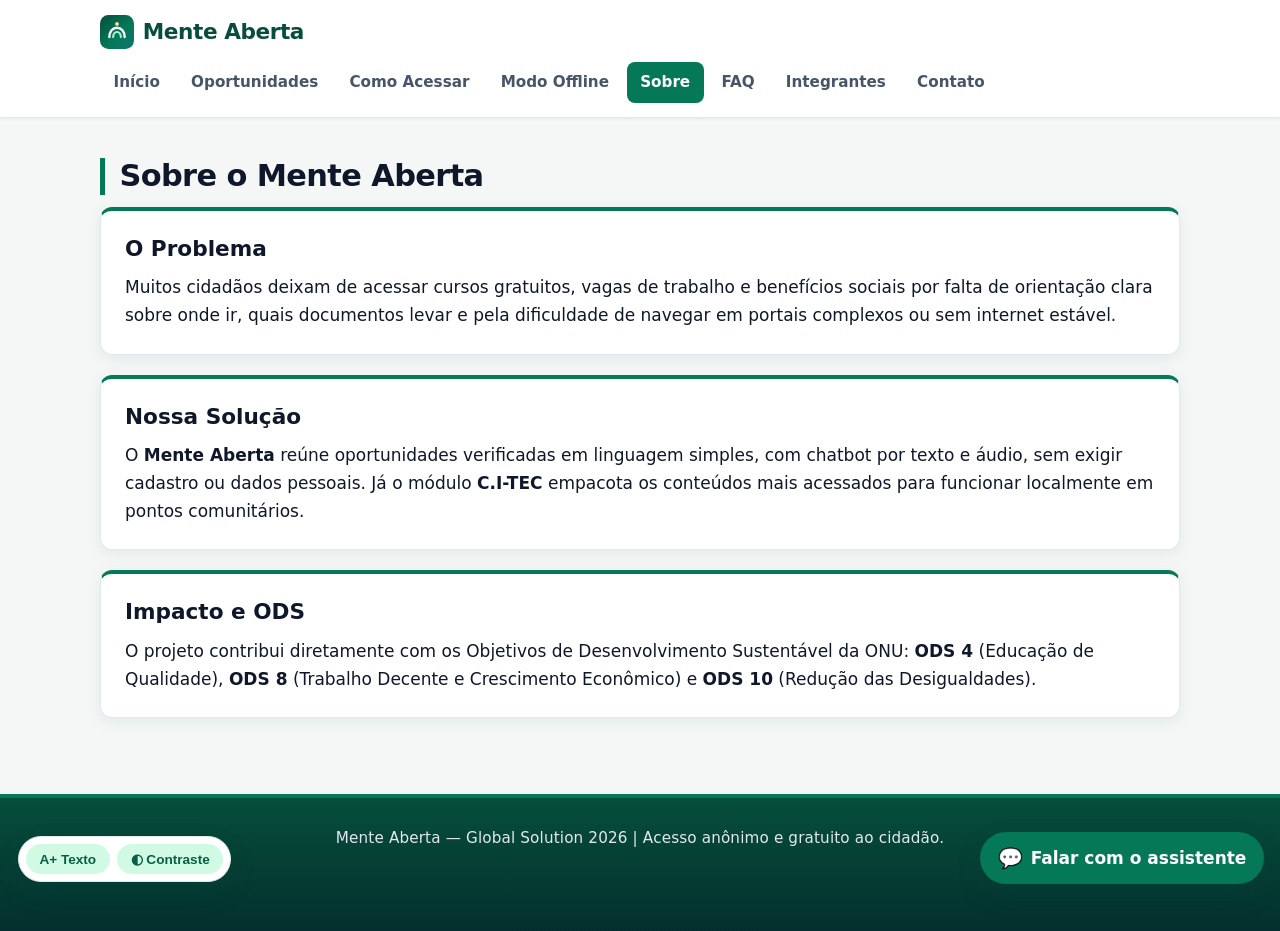
<file: sobre.html>
<!DOCTYPE html>
<html lang="pt-BR">
<head>
  <meta charset="UTF-8">
  <meta name="viewport" content="width=device-width, initial-scale=1.0">
  <title>Sobre o Projeto | Mente Aberta</title>
  <link rel="icon" type="image/svg+xml" href="assets/img/logo.svg">
<link rel="stylesheet" href="css/style.css">
</head>
<body>
  <a href="#conteudo-principal" class="skip-link">Pular para o conteúdo principal</a>

  <header class="cabecalho">
    <div class="container cabecalho-conteudo">
      <a href="index.html" class="logo"><img src="assets/img/logo.svg" alt="" class="logo-icone"><span>Mente Aberta</span></a>
      <button type="button" id="btn-menu" class="btn-menu" aria-expanded="false" aria-controls="menu-principal">
        Menu
      </button>
      <nav id="menu-principal" class="menu-principal" aria-label="Navegação principal">
        <ul class="menu-lista">
          <li><a href="index.html">Início</a></li>
          <li><a href="oportunidades.html">Oportunidades</a></li>
          <li><a href="como-acessar.html">Como Acessar</a></li>
          <li><a href="modo-offline.html">Modo Offline</a></li>
          <li><a href="sobre.html" aria-current="page">Sobre</a></li>
          <li><a href="faq.html">FAQ</a></li>
          <li><a href="integrantes.html">Integrantes</a></li>
          <li><a href="contato.html">Contato</a></li>
        </ul>
      </nav>
    </div>
  </header>

  <main id="conteudo-principal" class="container">
    <h1>Sobre o Mente Aberta</h1>

    <section class="card">
      <h2>O Problema</h2>
      <p>Muitos cidadãos deixam de acessar cursos gratuitos, vagas de trabalho e benefícios sociais por falta de orientação clara sobre onde ir, quais documentos levar e pela dificuldade de navegar em portais complexos ou sem internet estável.</p>
    </section>

    <section class="card">
      <h2>Nossa Solução</h2>
      <p>O <strong>Mente Aberta</strong> reúne oportunidades verificadas em linguagem simples, com chatbot por texto e áudio, sem exigir cadastro ou dados pessoais. Já o módulo <strong>C.I-TEC</strong> empacota os conteúdos mais acessados para funcionar localmente em pontos comunitários.</p>
    </section>

    <section class="card">
      <h2>Impacto e ODS</h2>
      <p>O projeto contribui diretamente com os Objetivos de Desenvolvimento Sustentável da ONU: <strong>ODS 4</strong> (Educação de Qualidade), <strong>ODS 8</strong> (Trabalho Decente e Crescimento Econômico) e <strong>ODS 10</strong> (Redução das Desigualdades).</p>
    </section>
  </main>

  <footer class="rodape">
    <div class="container">
      <p>Mente Aberta — Global Solution 2026 | Acesso anônimo e gratuito ao cidadão.</p>
    </div>
  </footer>

  <script src="js/main.js"></script>
  <script src="js/chatbot.js"></script>
</body>
</html>
</file>
<file: css/style.css>
:root {
  --cor-fundo: #f4f7f6;
  --cor-superficie: #ffffff;
  --cor-texto: #0f172a;
  --cor-texto-suave: #475569;
  --cor-primaria: #047857;
  --cor-primaria-escura: #064e3b;
  --cor-primaria-suave: #d1fae5;
  --cor-primaria-texto: #065f46;
  --cor-destaque: #0f766e;
  --cor-foco: #f59e0b;
  --cor-borda: #e2e8f0;
  --cor-borda-input: #cbd5e1;
  --cor-sucesso: #15803d;
  --cor-sucesso-fundo: #dcfce7;
  --cor-erro: #b91c1c;
  --cor-erro-fundo: #fee2e2;
  --sombra-sm: 0 1px 3px rgba(15, 23, 42, 0.06);
  --sombra-md: 0 4px 16px rgba(6, 78, 59, 0.08);
  --sombra-lg: 0 12px 28px rgba(6, 78, 59, 0.14);
}

* {
  box-sizing: border-box;
  margin: 0;
  padding: 0;
}

body {
  font-family: system-ui, -apple-system, "Segoe UI", Roboto, sans-serif;
  font-size: 1.0625rem;
  line-height: 1.65;
  background-color: var(--cor-fundo);
  color: var(--cor-texto);
  display: flex;
  flex-direction: column;
  min-height: 100vh;
}

a:focus-visible,
button:focus-visible,
input:focus-visible,
select:focus-visible,
textarea:focus-visible {
  outline: 3px solid var(--cor-foco);
  outline-offset: 2px;
}

.skip-link {
  position: absolute;
  left: -9999px;
  background: var(--cor-primaria-escura);
  color: #ffffff;
  padding: 0.75rem 1rem;
  border-radius: 0 0 8px 0;
  font-weight: 700;
  z-index: 100;
}

.skip-link:focus {
  left: 1rem;
  top: 0;
}

.container {
  width: 100%;
  max-width: 1120px;
  margin: 0 auto;
  padding: 0 1.25rem;
}

.cabecalho {
  background-color: var(--cor-superficie);
  border-bottom: 1px solid var(--cor-borda);
  box-shadow: var(--sombra-sm);
  padding: 0.9rem 0;
  position: sticky;
  top: 0;
  z-index: 50;
}

.cabecalho-conteudo {
  display: flex;
  justify-content: space-between;
  align-items: center;
  flex-wrap: wrap;
  gap: 0.75rem;
}

.logo {
  font-size: 1.35rem;
  font-weight: 800;
  letter-spacing: -0.02em;
  color: var(--cor-primaria-escura);
  text-decoration: none;
  display: inline-flex;
  align-items: center;
  gap: 0.55rem;
}

.logo-icone {
  width: 34px;
  height: 34px;
  display: block;
  flex-shrink: 0;
}

.btn-menu {
  background: var(--cor-primaria);
  color: #ffffff;
  border: none;
  padding: 0.55rem 1rem;
  font-size: 0.95rem;
  font-weight: 700;
  border-radius: 8px;
  cursor: pointer;
}

.menu-principal {
  display: none;
  width: 100%;
  margin-top: 0.75rem;
  padding-top: 0.75rem;
  border-top: 1px solid var(--cor-borda);
}

.menu-principal.ativo {
  display: block;
}

.menu-lista {
  list-style: none;
  display: flex;
  flex-direction: column;
  gap: 0.35rem;
}

.menu-lista a {
  display: block;
  padding: 0.5rem 0.85rem;
  color: var(--cor-texto-suave);
  text-decoration: none;
  font-size: 0.95rem;
  font-weight: 600;
  border-radius: 8px;
  transition: background-color 0.2s ease, color 0.2s ease;
}

.menu-lista a:hover {
  background-color: var(--cor-primaria-suave);
  color: var(--cor-primaria-texto);
}

.menu-lista a[aria-current="page"] {
  background-color: var(--cor-primaria);
  color: #ffffff;
}

main {
  flex: 1;
}

main.container {
  padding-top: 2.5rem;
  padding-bottom: 3.5rem;
}

h1 {
  font-size: 1.9rem;
  font-weight: 800;
  letter-spacing: -0.02em;
  color: var(--cor-texto);
  margin-bottom: 0.65rem;
  line-height: 1.2;
}

main > h1 {
  border-left: 5px solid var(--cor-primaria);
  padding-left: 0.9rem;
  margin-bottom: 0.75rem;
}

main > p {
  color: var(--cor-texto-suave);
  font-size: 1.08rem;
  max-width: 72ch;
  padding-left: 1.2rem;
  margin-bottom: 2rem;
}

h2 {
  font-size: 1.35rem;
  font-weight: 800;
  color: var(--cor-texto);
  margin-bottom: 0.65rem;
  line-height: 1.3;
}

h3 {
  font-size: 1.1rem;
  font-weight: 700;
  color: var(--cor-primaria-escura);
  margin: 0.5rem 0;
}

p {
  margin-bottom: 0.9rem;
}

p:last-child {
  margin-bottom: 0;
}

.hero {
  background: linear-gradient(135deg, var(--cor-primaria-escura) 0%, var(--cor-primaria) 60%, var(--cor-destaque) 100%);
  color: #ffffff;
  border-radius: 16px;
  padding: 2.25rem 1.75rem;
  margin-bottom: 2.25rem;
  box-shadow: var(--sombra-lg);
  animation: surgirSuave 0.55s ease-out both;
}

.hero-selo {
  display: inline-block;
  background: rgba(255, 255, 255, 0.16);
  color: #ffffff;
  font-size: 0.82rem;
  font-weight: 700;
  letter-spacing: 0.03em;
  padding: 0.3rem 0.85rem;
  border-radius: 999px;
  margin-bottom: 1rem;
}

.hero h1 {
  color: #ffffff;
  font-size: 2rem;
  max-width: 24ch;
  margin-bottom: 0.85rem;
}

.hero p {
  color: #ecfdf5;
  font-size: 1.1rem;
  max-width: 62ch;
  margin-bottom: 1.5rem;
}

.hero-acoes {
  display: flex;
  flex-wrap: wrap;
  gap: 0.75rem;
  margin-bottom: 1.75rem;
}

.btn-claro {
  background: #ffffff;
  color: var(--cor-primaria-escura);
}

.btn-claro:hover {
  background: #ecfdf5;
  color: var(--cor-primaria-escura);
}

.btn-contorno {
  background: rgba(255, 255, 255, 0.12);
  color: #ffffff;
  border: 2px solid rgba(255, 255, 255, 0.75);
}

.btn-contorno:hover {
  background: rgba(255, 255, 255, 0.24);
}

.hero-destaques {
  display: flex;
  flex-wrap: wrap;
  gap: 1.25rem;
  padding-top: 1.25rem;
  border-top: 1px solid rgba(255, 255, 255, 0.2);
  font-size: 0.92rem;
  font-weight: 600;
  color: #d1fae5;
}

.hero-ilustracao {
  display: none;
}

.secao-home {
  margin-bottom: 2rem;
}

.grade-categorias {
  display: grid;
  grid-template-columns: 1fr;
  gap: 1rem;
  margin-top: 1rem;
}

.card-categoria {
  display: block;
  background: var(--cor-superficie);
  border: 1.5px solid var(--cor-borda);
  border-radius: 12px;
  padding: 1.35rem;
  text-decoration: none;
  color: var(--cor-texto);
  box-shadow: var(--sombra-sm);
  transition: transform 0.2s ease, border-color 0.2s ease, box-shadow 0.2s ease;
  animation: surgirSuave 0.5s ease-out both;
}

.card-categoria:nth-child(1) { animation-delay: 0.06s; }
.card-categoria:nth-child(2) { animation-delay: 0.14s; }
.card-categoria:nth-child(3) { animation-delay: 0.22s; }
.card-categoria:nth-child(4) { animation-delay: 0.30s; }

.card-categoria:hover {
  transform: translateY(-3px);
  border-color: var(--cor-primaria);
  box-shadow: var(--sombra-md);
}

.card-categoria p {
  color: var(--cor-texto-suave);
  font-size: 0.95rem;
}

.icone-box {
  width: 44px;
  height: 44px;
  border-radius: 10px;
  background: var(--cor-primaria-suave);
  display: flex;
  align-items: center;
  justify-content: center;
  font-size: 1.35rem;
  margin-bottom: 0.75rem;
  transition: transform 0.25s ease, background-color 0.25s ease;
}

.card-categoria:hover .icone-box {
  transform: scale(1.12) rotate(-4deg);
  background-color: var(--cor-primaria);
}

.card {
  background: var(--cor-superficie);
  border: 1px solid var(--cor-borda);
  border-top: 4px solid var(--cor-primaria);
  border-radius: 12px;
  padding: 1.5rem;
  margin-bottom: 1.25rem;
  box-shadow: var(--sombra-md);
  transition: transform 0.2s ease, box-shadow 0.2s ease;
  animation: surgirSuave 0.5s ease-out both;
}

.grade-cards {
  display: grid;
  grid-template-columns: 1fr;
  gap: 1.25rem;
  margin-top: 1.25rem;
}

.grade-cards .card {
  margin-bottom: 0;
  display: flex;
  flex-direction: column;
  justify-content: space-between;
}

.grade-cards .card:hover {
  transform: translateY(-3px);
  box-shadow: var(--sombra-lg);
}

.tag {
  display: inline-block;
  align-self: flex-start;
  background: var(--cor-primaria-suave);
  color: var(--cor-primaria-texto);
  font-size: 0.8rem;
  font-weight: 700;
  letter-spacing: 0.02em;
  padding: 0.25rem 0.75rem;
  border-radius: 999px;
  margin-right: 0.4rem;
  margin-bottom: 0.65rem;
}

.btn {
  display: inline-block;
  background: var(--cor-primaria);
  color: #ffffff;
  padding: 0.75rem 1.35rem;
  border-radius: 8px;
  text-decoration: none;
  font-weight: 700;
  font-size: 0.98rem;
  border: none;
  cursor: pointer;
  margin-right: 0.5rem;
  margin-top: 0.35rem;
  box-shadow: var(--sombra-sm);
  transition: background-color 0.2s ease, transform 0.15s ease, box-shadow 0.2s ease;
}

.btn:hover {
  background: var(--cor-primaria-escura);
  transform: translateY(-1px);
  box-shadow: var(--sombra-md);
}

.btn:active,
.btn-menu:active {
  transform: translateY(1px) scale(0.98);
}

.btn-secundario {
  background: var(--cor-texto);
}

.btn-secundario:hover {
  background: #1e293b;
}

.grupo-filtros {
  display: grid;
  grid-template-columns: 1fr;
  gap: 1rem;
}

.acoes-filtro {
  display: flex;
  gap: 0.65rem;
  flex-wrap: wrap;
  grid-column: 1 / -1;
}

.campo-form {
  display: flex;
  flex-direction: column;
  gap: 0.4rem;
  margin-bottom: 0.85rem;
}

label {
  font-weight: 700;
  font-size: 0.95rem;
  color: var(--cor-texto);
}

input[type="text"],
input[type="email"],
input[type="search"],
select,
textarea {
  width: 100%;
  padding: 0.75rem 0.9rem;
  font-size: 1rem;
  font-family: inherit;
  border: 1.5px solid var(--cor-borda-input);
  border-radius: 8px;
  background: var(--cor-superficie);
  color: var(--cor-texto);
  transition: border-color 0.2s ease, box-shadow 0.2s ease;
}

input:focus,
select:focus,
textarea:focus {
  border-color: var(--cor-primaria);
  box-shadow: 0 0 0 3px rgba(4, 120, 87, 0.18);
  outline: none;
}

#contador-resultados {
  font-weight: 700;
  color: var(--cor-texto-suave);
  margin-top: 0.5rem;
}

.lista-passos {
  padding-left: 1.5rem;
  margin-bottom: 1.25rem;
}

.lista-passos li {
  margin-bottom: 0.6rem;
  padding-left: 0.25rem;
}

.lista-checklist {
  list-style: none;
  display: flex;
  flex-direction: column;
  gap: 0.65rem;
  margin-top: 0.75rem;
}

.item-check {
  display: flex;
  align-items: center;
  gap: 0.75rem;
  padding: 0.8rem 1rem;
  border: 1.5px solid var(--cor-borda);
  border-radius: 8px;
  background: var(--cor-fundo);
  transition: border-color 0.2s ease, background-color 0.2s ease;
}

.item-check:hover {
  border-color: var(--cor-primaria);
  background: #ecfdf5;
}

.item-check:has(input:checked) {
  border-color: var(--cor-sucesso);
  background: var(--cor-sucesso-fundo);
}

.item-check input[type="checkbox"] {
  width: 1.25rem;
  height: 1.25rem;
  accent-color: var(--cor-primaria);
  cursor: pointer;
}

.item-check label {
  cursor: pointer;
  flex: 1;
}

.progresso-texto {
  display: inline-block;
  background: var(--cor-primaria-suave);
  color: var(--cor-primaria-texto);
  padding: 0.45rem 0.9rem;
  border-radius: 8px;
  font-weight: 700;
  font-size: 0.95rem;
  margin-top: 1rem;
}

.msg-erro {
  color: var(--cor-erro);
  font-size: 0.88rem;
  font-weight: 700;
  min-height: 1.2rem;
}

.alerta-sucesso {
  background: var(--cor-sucesso-fundo);
  color: var(--cor-sucesso);
  border: 1.5px solid var(--cor-sucesso);
  padding: 1rem 1.25rem;
  border-radius: 8px;
  font-weight: 700;
  margin-top: 1rem;
}

.oculto {
  display: none;
}

.foto-integrante {
  width: 108px;
  height: 108px;
  object-fit: cover;
  border-radius: 50%;
  border: 3px solid var(--cor-primaria);
  box-shadow: var(--sombra-md);
  margin-bottom: 0.9rem;
  display: block;
  transition: transform 0.25s ease, border-color 0.25s ease;
}

.card:hover .foto-integrante {
  transform: scale(1.05);
  border-color: var(--cor-destaque);
}

.links-integrante {
  display: flex;
  gap: 0.65rem;
  flex-wrap: wrap;
  margin-top: 0.85rem;
}

.links-integrante a {
  display: inline-block;
  padding: 0.4rem 0.95rem;
  border-radius: 6px;
  background: var(--cor-primaria-suave);
  color: var(--cor-primaria-texto);
  text-decoration: none;
  font-size: 0.9rem;
  font-weight: 700;
  transition: background-color 0.2s ease, color 0.2s ease;
}

.links-integrante a:hover {
  background: var(--cor-primaria);
  color: #ffffff;
}

.rodape {
  background: linear-gradient(180deg, var(--cor-primaria-escura) 0%, #042f2e 100%);
  color: #e2e8f0;
  border-top: 4px solid var(--cor-primaria);
  padding: 1.75rem 0;
  margin-top: auto;
  text-align: center;
  font-size: 0.95rem;
  letter-spacing: 0.01em;
}

main > h1,
main > p {
  animation: surgirSuave 0.45s ease-out both;
}

.hero-ilustracao svg {
  animation: flutuar 4.5s ease-in-out infinite;
}

html.fonte-maior {
  font-size: 118%;
}

html.alto-contraste {
  --cor-fundo: #000000;
  --cor-superficie: #0a0a0a;
  --cor-texto: #ffffff;
  --cor-texto-suave: #facc15;
  --cor-primaria: #facc15;
  --cor-primaria-escura: #eab308;
  --cor-primaria-suave: #1f2937;
  --cor-primaria-texto: #facc15;
  --cor-destaque: #38bdf8;
  --cor-borda: #ffffff;
  --cor-borda-input: #facc15;
}

html.alto-contraste .hero {
  background: #0a0a0a;
  border: 2px solid #facc15;
}

html.alto-contraste .hero h1,
html.alto-contraste .hero p,
html.alto-contraste .hero-destaques {
  color: #ffffff;
}

html.alto-contraste .btn,
html.alto-contraste .btn-menu,
html.alto-contraste .menu-lista a[aria-current="page"],
html.alto-contraste .btn-claro {
  background: #facc15;
  color: #000000;
}

html.alto-contraste .card,
html.alto-contraste .card-categoria,
html.alto-contraste .cabecalho {
  border-color: #ffffff;
}

.barra-acessibilidade {
  position: fixed;
  bottom: 1.15rem;
  left: 1.15rem;
  z-index: 90;
  display: flex;
  gap: 0.45rem;
  background: var(--cor-superficie);
  border: 1.5px solid var(--cor-borda);
  padding: 0.4rem;
  border-radius: 999px;
  box-shadow: var(--sombra-lg);
}

.btn-acess {
  background: var(--cor-primaria-suave);
  color: var(--cor-primaria-texto);
  border: none;
  padding: 0.45rem 0.85rem;
  border-radius: 999px;
  font-size: 0.85rem;
  font-weight: 700;
  cursor: pointer;
  transition: background-color 0.2s ease, color 0.2s ease;
}

.btn-acess:hover,
.btn-acess[aria-pressed="true"] {
  background: var(--cor-primaria);
  color: #ffffff;
}

html.alto-contraste .btn-acess[aria-pressed="true"] {
  background: #facc15;
  color: #000000;
}

@keyframes surgirSuave {
  from {
    opacity: 0;
    transform: translateY(16px);
  }
  to {
    opacity: 1;
    transform: translateY(0);
  }
}

@keyframes flutuar {
  0%, 100% {
    transform: translateY(0);
  }
  50% {
    transform: translateY(-8px);
  }
}

@media (min-width: 768px) {
  .hero {
    padding: 3rem 2.75rem;
  }

  .hero h1 {
    font-size: 2.5rem;
  }

  .grade-categorias {
    grid-template-columns: repeat(2, 1fr);
  }

  .grade-cards {
    grid-template-columns: repeat(2, 1fr);
  }

  .grupo-filtros {
    grid-template-columns: 2fr 1fr 1fr;
  }
}

@media (min-width: 960px) {
  .hero {
    display: grid;
    grid-template-columns: 1.35fr 0.85fr;
    align-items: center;
    gap: 2rem;
  }

  .hero-ilustracao {
    display: flex;
    justify-content: center;
    align-items: center;
  }

  .hero-ilustracao svg {
    width: 100%;
    max-width: 300px;
    height: auto;
  }

  .grade-categorias {
    grid-template-columns: repeat(4, 1fr);
  }

  .btn-menu {
    display: none;
  }

  .menu-principal {
    display: block;
    width: auto;
    margin-top: 0;
    padding-top: 0;
    border-top: none;
  }

  .menu-lista {
    flex-direction: row;
    gap: 0.25rem;
  }
}

.botao-chatbot {
  position: fixed;
  right: 1rem;
  bottom: 1rem;
  z-index: 50;
  display: inline-flex;
  align-items: center;
  gap: 0.5rem;
  min-height: 48px;
  padding: 0.75rem 1.1rem;
  border-radius: 999px;
  background-color: var(--cor-primaria);
  color: #ffffff;
  font-weight: 700;
  text-decoration: none;
  box-shadow: var(--sombra-lg);
}

.botao-chatbot:hover {
  background-color: var(--cor-primaria-escura);
}

.botao-chatbot-icone {
  font-size: 1.25rem;
  line-height: 1;
}

html.alto-contraste .botao-chatbot {
  background: #facc15;
  color: #000000;
}

.rodape {
  padding-bottom: 5rem;
}

.chat {
  display: flex;
  flex-direction: column;
  gap: 1rem;
}

.chat-titulo {
  margin: 0;
}

.chat-mensagens {
  list-style: none;
  display: flex;
  flex-direction: column;
  gap: 0.75rem;
  max-height: 60vh;
  min-height: 16rem;
  overflow-y: auto;
  padding: 1rem;
  border: 1px solid var(--cor-borda);
  border-radius: 12px;
  background: var(--cor-fundo);
}

.chat-msg {
  max-width: 85%;
  padding: 0.75rem 1rem;
  border-radius: 12px;
  white-space: pre-line;
  overflow-wrap: anywhere;
}

.chat-msg a {
  color: var(--cor-primaria-texto);
  font-weight: 700;
}

.chat-msg-bot {
  align-self: flex-start;
  background: var(--cor-superficie);
  border: 1px solid var(--cor-borda);
}

.chat-msg-usuario {
  align-self: flex-end;
  background: var(--cor-primaria-suave);
  color: var(--cor-texto);
}

.chat-autor {
  display: block;
  font-size: 0.85rem;
  font-weight: 700;
  color: var(--cor-texto-suave);
}

.chat-digitando {
  color: var(--cor-texto-suave);
  font-style: italic;
}

.chat-sugestoes {
  display: flex;
  flex-wrap: wrap;
  gap: 0.5rem;
}

.chat-sugestao {
  min-height: 44px;
  padding: 0.5rem 1rem;
  border: 2px solid var(--cor-primaria);
  border-radius: 999px;
  background: var(--cor-superficie);
  color: var(--cor-primaria-texto);
  font: inherit;
  font-weight: 700;
  cursor: pointer;
}

.chat-sugestao:hover {
  background: var(--cor-primaria-suave);
}

.chat-sugestao:disabled,
.chat-form .btn:disabled {
  opacity: 0.6;
  cursor: wait;
}

.chat-entrada {
  display: flex;
  gap: 0.5rem;
}

.chat-entrada input {
  flex: 1;
  min-width: 0;
}

.chat-erro {
  color: var(--cor-erro);
  font-weight: 700;
}

@media (prefers-reduced-motion: reduce) {
  *,
  *::before,
  *::after {
    animation-duration: 0.01ms !important;
    animation-iteration-count: 1 !important;
    transition-duration: 0.01ms !important;
  }
}
</file>
